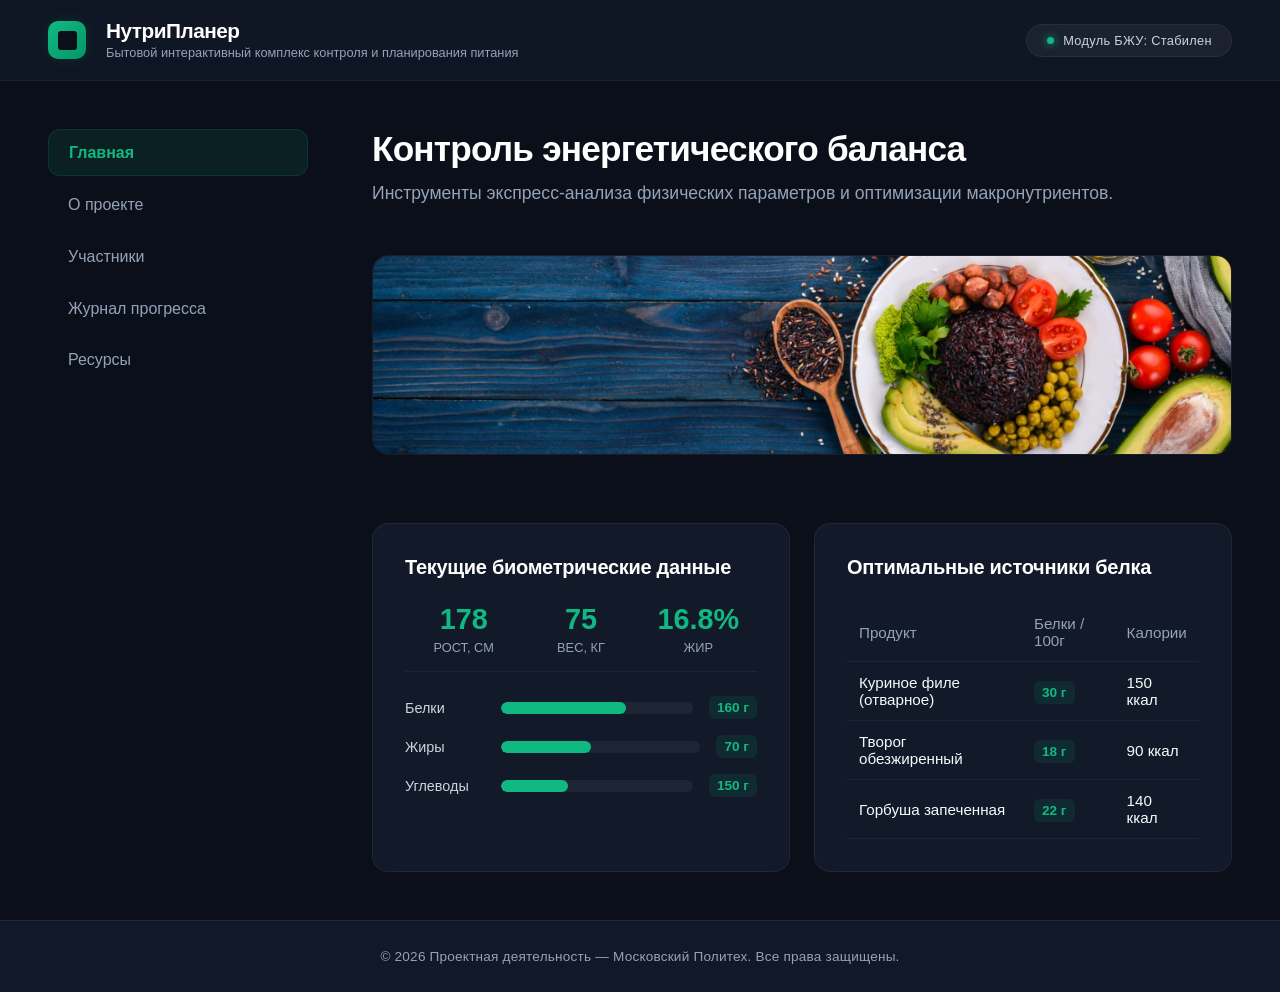
<file: site/index.html>
<!DOCTYPE html>
<html lang="ru">
<head>
    <meta charset="UTF-8">
    <meta name="viewport" content="width=device-width, initial-scale=1.0">
    <title>Дашборд — НутриПланер</title>
    <link rel="stylesheet" href="css/style.css">
    <style>
        .dashboard-grid {
            display: grid;
            grid-template-columns: repeat(auto-fit, minmax(320px, 1fr));
            gap: 1.5rem;
            margin-top: 2rem;
        }
        .metrics-panel {
            background: var(--bg-card);
            border: 1px solid var(--border-color);
            border-radius: 16px;
            padding: 2rem;
            backdrop-filter: blur(12px);
        }
        .metrics-panel h3 {
            color: #fff;
            margin-bottom: 1.5rem;
            font-size: 1.25rem;
            letter-spacing: -0.3px;
        }
        .hero-banner {
            width: 100%;
            height: 200px;
            object-fit: cover;
            border-radius: 16px;
            margin-bottom: 2rem;
            border: 1px solid var(--border-color);
        }
        .user-stats {
            display: flex;
            justify-content: space-between;
            margin-bottom: 1.5rem;
            padding-bottom: 1rem;
            border-bottom: 1px solid rgba(255, 255, 255, 0.05);
        }
        .stat-box {
            text-align: center;
            flex: 1;
        }
        .stat-value {
            font-size: 1.8rem;
            font-weight: 700;
            color: var(--accent-emerald);
        }
        .stat-label {
            font-size: 0.8rem;
            color: var(--text-muted);
            text-transform: uppercase;
            margin-top: 0.25rem;
        }
        .bju-bars {
            display: flex;
            flex-direction: column;
            gap: 1rem;
        }
        .bju-item {
            display: flex;
            align-items: center;
            gap: 1rem;
        }
        .bju-label {
            width: 80px;
            font-size: 0.9rem;
            color: #cbd5e1;
        }
        .progress-track {
            flex: 1;
            height: 12px;
            background: rgba(255, 255, 255, 0.05);
            border-radius: 6px;
            overflow: hidden;
        }
        .progress-fill {
            height: 100%;
            border-radius: 6px;
            background: var(--accent-emerald);
        }
        .food-table {
            width: 100%;
            border-collapse: collapse;
        }
        .food-table th, .food-table td {
            text-align: left;
            padding: 0.75rem;
            border-bottom: 1px solid rgba(255, 255, 255, 0.05);
            font-size: 0.95rem;
        }
        .food-table th {
            color: var(--text-muted);
            font-weight: 500;
        }
        .badge {
            background: rgba(16, 185, 129, 0.1);
            color: var(--accent-emerald);
            padding: 0.25rem 0.5rem;
            border-radius: 6px;
            font-size: 0.85rem;
            font-weight: 600;
        }
    </style>
</head>
<body>

    <header class="main-header">
        <div class="logo">
            <div class="polytech-logo-icon"></div>
            <div class="logo-text">
                <h1>НутриПланер</h1>
                <p>Бытовой интерактивный комплекс контроля и планирования питания</p>
            </div>
        </div>
        <div class="terminal-status">
            <span class="status-dot"></span> Модуль БЖУ: Стабилен
        </div>
    </header>

    <div class="container">
        
        <nav class="side-nav">
            <ul>
                <li><a href="index.html" class="active">Главная</a></li>
                <li><a href="about.html">О проекте</a></li>
                <li><a href="team.html">Участники</a></li>
                <li><a href="journal.html">Журнал прогресса</a></li>
                <li><a href="resources.html">Ресурсы</a></li>
            </ul>
        </nav>

        <main class="content-area">
            <section class="hero-section">
                <h2>Контроль энергетического баланса</h2>
                <p class="subtitle">Инструменты экспресс-анализа физических параметров и оптимизации макронутриентов.</p>
            </section>

            <!-- Фотография здорового рациона на главной -->
            <img src="images/hero-diet.jpg" alt="Здоровое сбалансированное питание" class="hero-banner">

            <div class="dashboard-grid">
                <div class="metrics-panel">
                    <h3>Текущие биометрические данные</h3>
                    <div class="user-stats">
                        <div class="stat-box">
                            <div class="stat-value">178</div>
                            <div class="stat-label">Рост, см</div>
                        </div>
                        <div class="stat-box">
                            <div class="stat-value">75</div>
                            <div class="stat-label">Вес, кг</div>
                        </div>
                        <div class="stat-box">
                            <div class="stat-value">16.8%</div>
                            <div class="stat-label">Жир</div>
                        </div>
                    </div>
                    <div class="bju-bars">
                        <div class="bju-item">
                            <span class="bju-label">Белки</span>
                            <div class="progress-track"><div class="progress-fill" style="width: 65%;"></div></div>
                            <span class="badge">160 г</span>
                        </div>
                        <div class="bju-item">
                            <span class="bju-label">Жиры</span>
                            <div class="progress-track"><div class="progress-fill" style="width: 45%;"></div></div>
                            <span class="badge">70 г</span>
                        </div>
                        <div class="bju-item">
                            <span class="bju-label">Углеводы</span>
                            <div class="progress-track"><div class="progress-fill" style="width: 35%;"></div></div>
                            <span class="badge">150 г</span>
                        </div>
                    </div>
                </div>

                <div class="metrics-panel">
                    <h3>Оптимальные источники белка</h3>
                    <table class="food-table">
                        <thead>
                            <tr>
                                <th>Продукт</th>
                                <th>Белки / 100г</th>
                                <th>Калории</th>
                            </tr>
                        </thead>
                        <tbody>
                            <tr>
                                <td>Куриное филе (отварное)</td>
                                <td><span class="badge">30 г</span></td>
                                <td>150 ккал</td>
                            </tr>
                            <tr>
                                <td>Творог обезжиренный</td>
                                <td><span class="badge">18 г</span></td>
                                <td>90 ккал</td>
                            </tr>
                            <tr>
                                <td>Горбуша запеченная</td>
                                <td><span class="badge">22 г</span></td>
                                <td>140 ккал</td>
                            </tr>
                        </tbody>
                    </table>
                </div>
            </div>
        </main>

    </div>

    <footer class="main-footer">
        <p>© 2026 Проектная деятельность — Московский Политех. Все права защищены.</p>
    </footer>

</body>
</html>
</file>
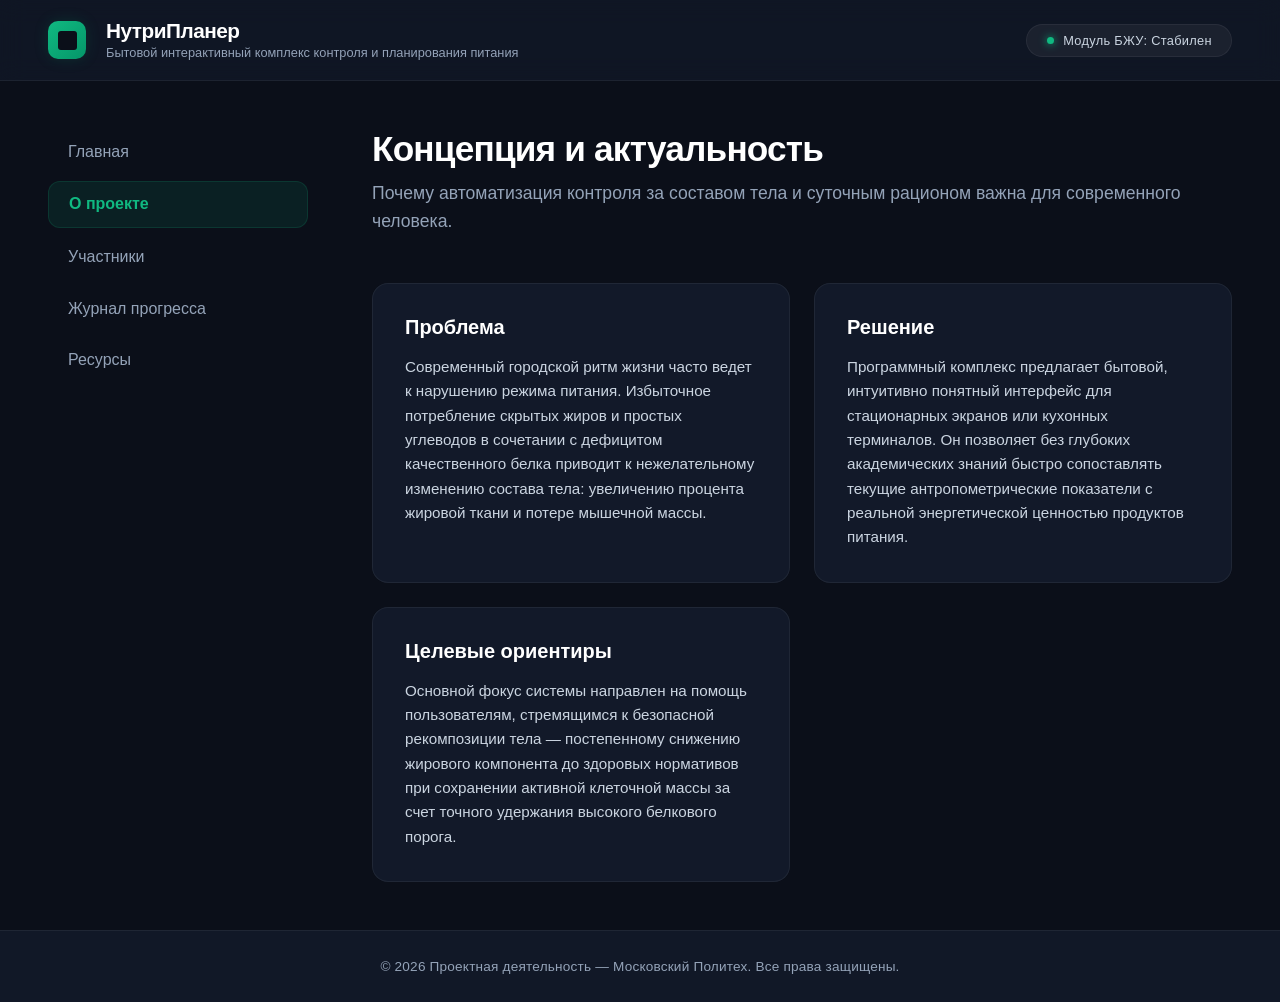
<file: site/about.html>
<!DOCTYPE html>
<html lang="ru">
<head>
    <meta charset="UTF-8">
    <meta name="viewport" content="width=device-width, initial-scale=1.0">
    <title>О проекте — НутриПланер</title>
    <link rel="stylesheet" href="css/style.css">
    <style>
        .about-grid {
            display: grid;
            grid-template-columns: repeat(auto-fit, minmax(280px, 1fr));
            gap: 1.5rem;
            margin-top: 2rem;
        }
        .about-card {
            background: var(--bg-card);
            border: 1px solid var(--border-color);
            border-radius: 16px;
            padding: 2rem;
            backdrop-filter: blur(10px);
        }
        .about-card h3 {
            color: #fff;
            font-size: 1.25rem;
            margin-bottom: 1rem;
        }
        .about-card p {
            color: #cbd5e1;
            font-size: 0.95rem;
            line-height: 1.6;
        }
    </style>
</head>
<body>

    <header class="main-header">
        <div class="logo">
            <div class="polytech-logo-icon"></div>
            <div class="logo-text">
                <h1>НутриПланер</h1>
                <p>Бытовой интерактивный комплекс контроля и планирования питания</p>
            </div>
        </div>
        <div class="terminal-status">
            <span class="status-dot"></span> Модуль БЖУ: Стабилен
        </div>
    </header>

    <div class="container">
        
        <nav class="side-nav">
            <ul>
                <li><a href="index.html">Главная</a></li>
                <li><a href="about.html" class="active">О проекте</a></li>
                <li><a href="team.html">Участники</a></li>
                <li><a href="journal.html">Журнал прогресса</a></li>
                <li><a href="resources.html">Ресурсы</a></li>
            </ul>
        </nav>

        <main class="content-area">
            <section class="hero-section">
                <h2>Концепция и актуальность</h2>
                <p class="subtitle">Почему автоматизация контроля за составом тела и суточным рационом важна для современного человека.</p>
            </section>

            <div class="about-grid">
                <div class="about-card">
                    <h3>Проблема</h3>
                    <p>
                        Современный городской ритм жизни часто ведет к нарушению режима питания. Избыточное потребление скрытых жиров и простых углеводов в сочетании с дефицитом качественного белка приводит к нежелательному изменению состава тела: увеличению процента жировой ткани и потере мышечной массы.
                    </p>
                </div>

                <div class="about-card">
                    <h3>Решение</h3>
                    <p>
                        Программный комплекс предлагает бытовой, интуитивно понятный интерфейс для стационарных экранов или кухонных терминалов. Он позволяет без глубоких академических знаний быстро сопоставлять текущие антропометрические показатели с реальной энергетической ценностью продуктов питания.
                    </p>
                </div>

                <div class="about-card">
                    <h3>Целевые ориентиры</h3>
                    <p>
                        Основной фокус системы направлен на помощь пользователям, стремящимся к безопасной рекомпозиции тела — постепенному снижению жирового компонента до здоровых нормативов при сохранении активной клеточной массы за счет точного удержания высокого белкового порога.
                    </p>
                </div>
            </div>
        </main>

    </div>

    <footer class="main-footer">
        <p>© 2026 Проектная деятельность — Московский Политех. Все права защищены.</p>
    </footer>

</body>
</html>
</file>
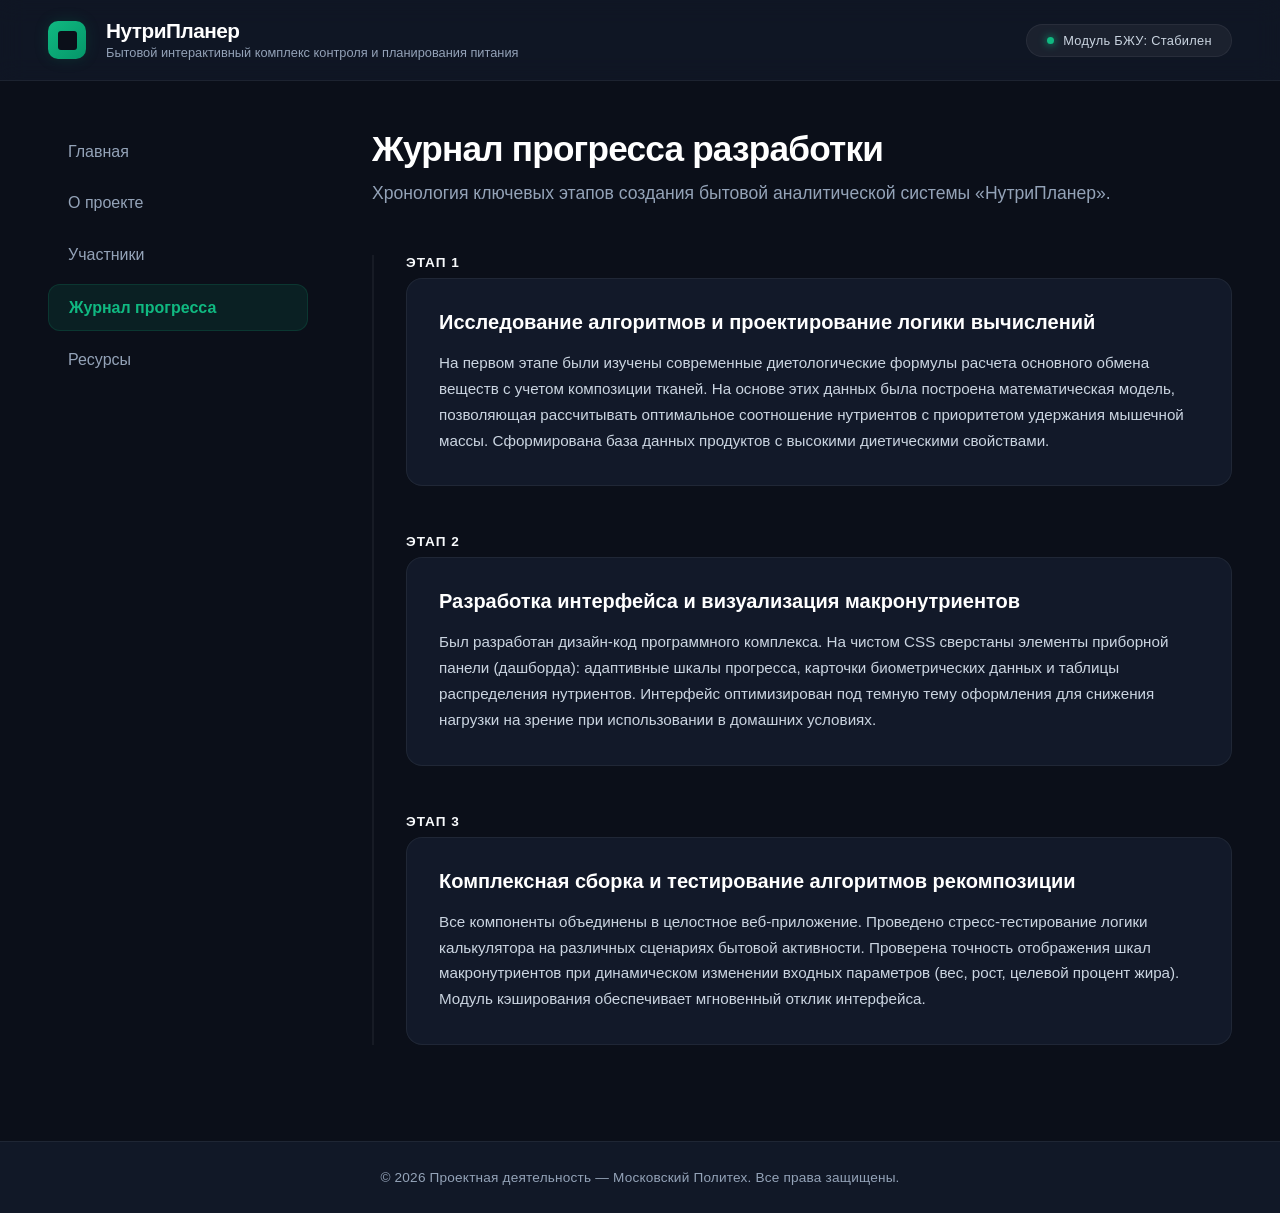
<file: site/journal.html>
<!DOCTYPE html>
<html lang="ru">
<head>
    <meta charset="UTF-8">
    <meta name="viewport" content="width=device-width, initial-scale=1.0">
    <title>Журнал — НутриПланер</title>
    <link rel="stylesheet" href="css/style.css">
    <style>
        .timeline {
            position: relative;
            margin-top: 2rem;
            padding-left: 2rem;
            border-left: 2px solid rgba(255, 255, 255, 0.05);
        }
        .timeline-item {
            position: relative;
            margin-bottom: 3rem;
        }
        .timeline-item::before {
            content: "";
            width: 12px;
            height: 12px;
            background-color: var(--accent-blue);
            border-radius: 50%;
            position: absolute;
            left: calc(-2rem - 7px);
            top: 6px;
            box-shadow: 0 0 10px var(--accent-blue);
        }
        .timeline-date {
            font-size: 0.85rem;
            color: var(--accent-green);
            font-weight: 600;
            margin-bottom: 0.5rem;
            text-transform: uppercase;
            letter-spacing: 1px;
        }
        .timeline-card {
            background: var(--bg-card);
            border: 1px solid var(--border-color);
            border-radius: 16px;
            padding: 2rem;
            backdrop-filter: blur(10px);
        }
        .timeline-card h3 {
            color: #fff;
            margin-bottom: 1rem;
            font-size: 1.25rem;
        }
        .timeline-card p {
            color: #cbd5e1;
            line-height: 1.7;
            font-size: 0.95rem;
        }
    </style>
</head>
<body>

    <header class="main-header">
        <div class="logo">
            <div class="polytech-logo-icon"></div>
            <div class="logo-text">
                <h1>НутриПланер</h1>
                <p>Бытовой интерактивный комплекс контроля и планирования питания</p>
            </div>
        </div>
        <div class="terminal-status">
            <span class="status-dot"></span> Модуль БЖУ: Стабилен
        </div>
    </header>

    <div class="container">
        
        <nav class="side-nav">
            <ul>
                <li><a href="index.html">Главная</a></li>
                <li><a href="about.html">О проекте</a></li>
                <li><a href="team.html">Участники</a></li>
                <li><a href="journal.html" class="active">Журнал прогресса</a></li>
                <li><a href="resources.html">Ресурсы</a></li>
            </ul>
        </nav>

        <main class="content-area">
            <section class="hero-section">
                <h2>Журнал прогресса разработки</h2>
                <p class="subtitle">Хронология ключевых этапов создания бытовой аналитической системы «НутриПланер».</p>
            </section>

            <div class="timeline">
                <div class="timeline-item">
                    <div class="timeline-date">Этап 1</div>
                    <div class="timeline-card">
                        <h3>Исследование алгоритмов и проектирование логики вычислений</h3>
                        <p>
                            На первом этапе были изучены современные диетологические формулы расчета основного обмена веществ с учетом композиции тканей. На основе этих данных была построена математическая модель, позволяющая рассчитывать оптимальное соотношение нутриентов с приоритетом удержания мышечной массы. Сформирована база данных продуктов с высокими диетическими свойствами.
                        </p>
                    </div>
                </div>

                <div class="timeline-item">
                    <div class="timeline-date">Этап 2</div>
                    <div class="timeline-card">
                        <h3>Разработка интерфейса и визуализация макронутриентов</h3>
                        <p>
                            Был разработан дизайн-код программного комплекса. На чистом CSS сверстаны элементы приборной панели (дашборда): адаптивные шкалы прогресса, карточки биометрических данных и таблицы распределения нутриентов. Интерфейс оптимизирован под темную тему оформления для снижения нагрузки на зрение при использовании в домашних условиях.
                        </p>
                    </div>
                </div>

                <div class="timeline-item">
                    <div class="timeline-date">Этап 3</div>
                    <div class="timeline-card">
                        <h3>Комплексная сборка и тестирование алгоритмов рекомпозиции</h3>
                        <p>
                            Все компоненты объединены в целостное веб-приложение. Проведено стресс-тестирование логики калькулятора на различных сценариях бытовой активности. Проверена точность отображения шкал макронутриентов при динамическом изменении входных параметров (вес, рост, целевой процент жира). Модуль кэширования обеспечивает мгновенный отклик интерфейса.
                        </p>
                    </div>
                </div>
            </div>
        </main>

    </div>

    <footer class="main-footer">
        <p>© 2026 Проектная деятельность — Московский Политех. Все права защищены.</p>
    </footer>

</body>
</html>
</file>
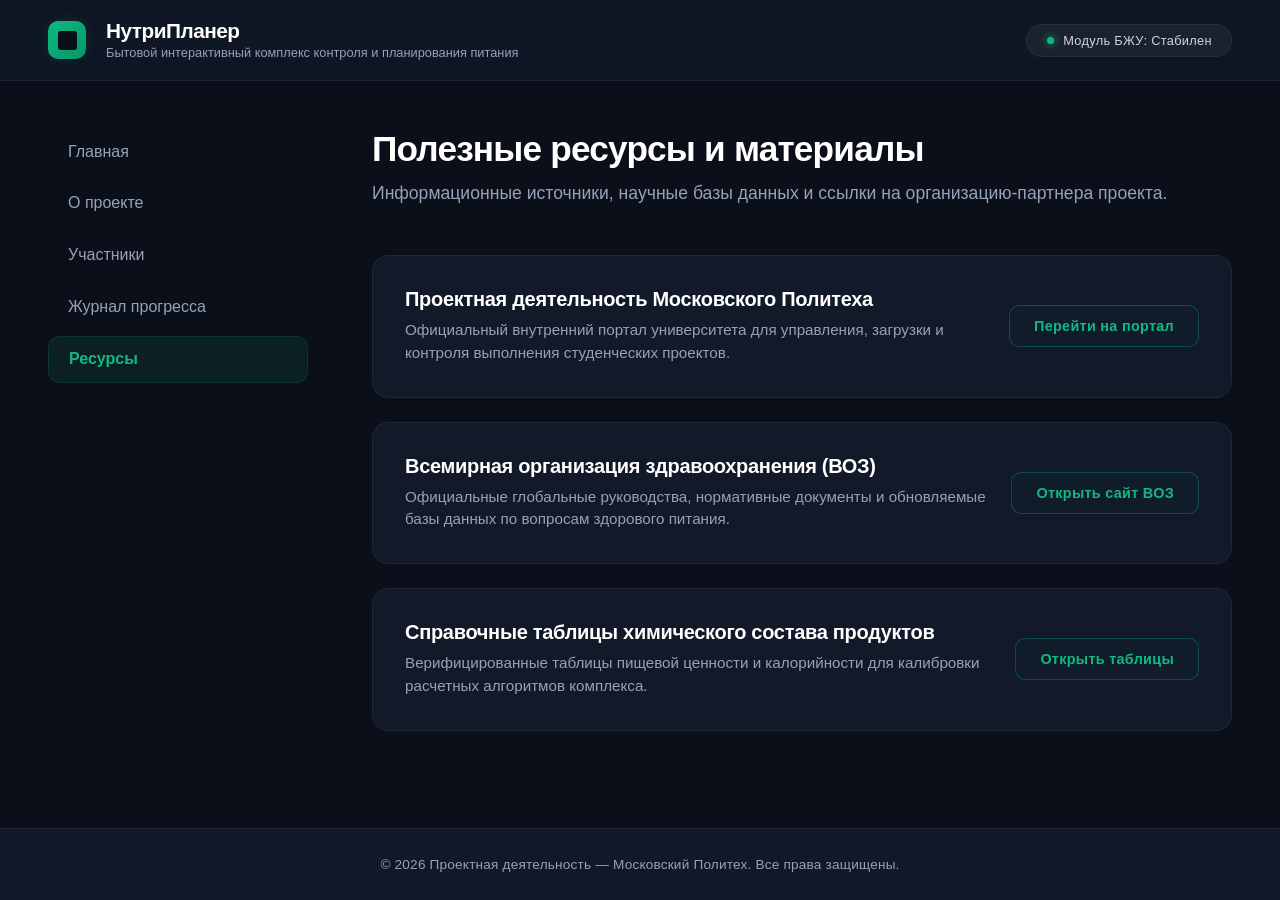
<file: site/resources.html>
<!DOCTYPE html>
<html lang="ru">
<head>
    <meta charset="UTF-8">
    <meta name="viewport" content="width=device-width, initial-scale=1.0">
    <title>Ресурсы — НутриПланер</title>
    <link rel="stylesheet" href="css/style.css">
    <style>
        .resources-list {
            display: flex;
            flex-direction: column;
            gap: 1.5rem;
            margin-top: 2rem;
        }
        .resource-item {
            background: var(--bg-card);
            border: 1px solid var(--border-color);
            border-radius: 16px;
            padding: 2rem;
            display: flex;
            justify-content: space-between;
            align-items: center;
            backdrop-filter: blur(12px);
            transition: all 0.25s ease;
        }
        .resource-item:hover {
            border-color: rgba(16, 185, 129, 0.2);
            box-shadow: 0 4px 20px rgba(16, 185, 129, 0.05);
        }
        .resource-info h3 {
            color: #fff;
            font-size: 1.25rem;
            margin-bottom: 0.5rem;
            letter-spacing: -0.3px;
        }
        .resource-info p {
            color: var(--text-muted);
            font-size: 0.95rem;
            line-height: 1.5;
        }
        .resource-link {
            color: var(--accent-emerald);
            text-decoration: none;
            font-weight: 600;
            font-size: 0.9rem;
            border: 1px solid rgba(16, 185, 129, 0.3);
            padding: 0.75rem 1.5rem;
            border-radius: 10px;
            transition: all 0.2s ease;
            background: rgba(16, 185, 129, 0.02);
            white-space: nowrap;
            letter-spacing: 0.3px;
        }
        .resource-link:hover {
            background: var(--accent-emerald);
            color: #fff;
            box-shadow: 0 0 15px rgba(16, 185, 129, 0.3);
            border-color: var(--accent-emerald);
        }
    </style>
</head>
<body>

    <header class="main-header">
        <div class="logo">
            <div class="polytech-logo-icon"></div>
            <div class="logo-text">
                <h1>НутриПланер</h1>
                <p>Бытовой интерактивный комплекс контроля и планирования питания</p>
            </div>
        </div>
        <div class="terminal-status">
            <span class="status-dot"></span> Модуль БЖУ: Стабилен
        </div>
    </header>

    <div class="container">
        
        <nav class="side-nav">
            <ul>
                <li><a href="index.html">Главная</a></li>
                <li><a href="about.html">О проекте</a></li>
                <li><a href="team.html">Участники</a></li>
                <li><a href="journal.html">Журнал прогресса</a></li>
                <li><a href="resources.html" class="active">Ресурсы</a></li>
            </ul>
        </nav>

        <main class="content-area">
            <section class="hero-section">
                <h2>Полезные ресурсы и материалы</h2>
                <p class="subtitle">Информационные источники, научные базы данных и ссылки на организацию-партнера проекта.</p>
            </section>

            <div class="resources-list">
                <div class="resource-item">
                    <div class="resource-info">
                        <h3>Проектная деятельность Московского Политеха</h3>
                        <p>Официальный внутренний портал университета для управления, загрузки и контроля выполнения студенческих проектов.</p>
                    </div>
                    <a href="https://projects.mospolytech.ru" target="_blank" class="resource-link">Перейти на портал</a>
                </div>

                <div class="resource-item">
                    <div class="resource-info">
                        <h3>Всемирная организация здравоохранения (ВОЗ)</h3>
                        <p>Официальные глобальные руководства, нормативные документы и обновляемые базы данных по вопросам здорового питания.</p>
                    </div>
                    <a href="https://www.who.int/ru" target="_blank" class="resource-link">Открыть сайт ВОЗ</a>
                </div>

                <div class="resource-item">
                    <div class="resource-info">
                        <h3>Справочные таблицы химического состава продуктов</h3>
                        <p>Верифицированные таблицы пищевой ценности и калорийности для калибровки расчетных алгоритмов комплекса.</p>
                    </div>
                    <a href="https://www.chefexpert.ru/himicheskij-sostav-pishhevyh-produktov" target="_blank" class="resource-link">Открыть таблицы</a>
                </div>
            </div>
        </main>

    </div>

    <footer class="main-footer">
        <p>© 2026 Проектная деятельность — Московский Политех. Все права защищены.</p>
    </footer>

</body>
</html>
</file>
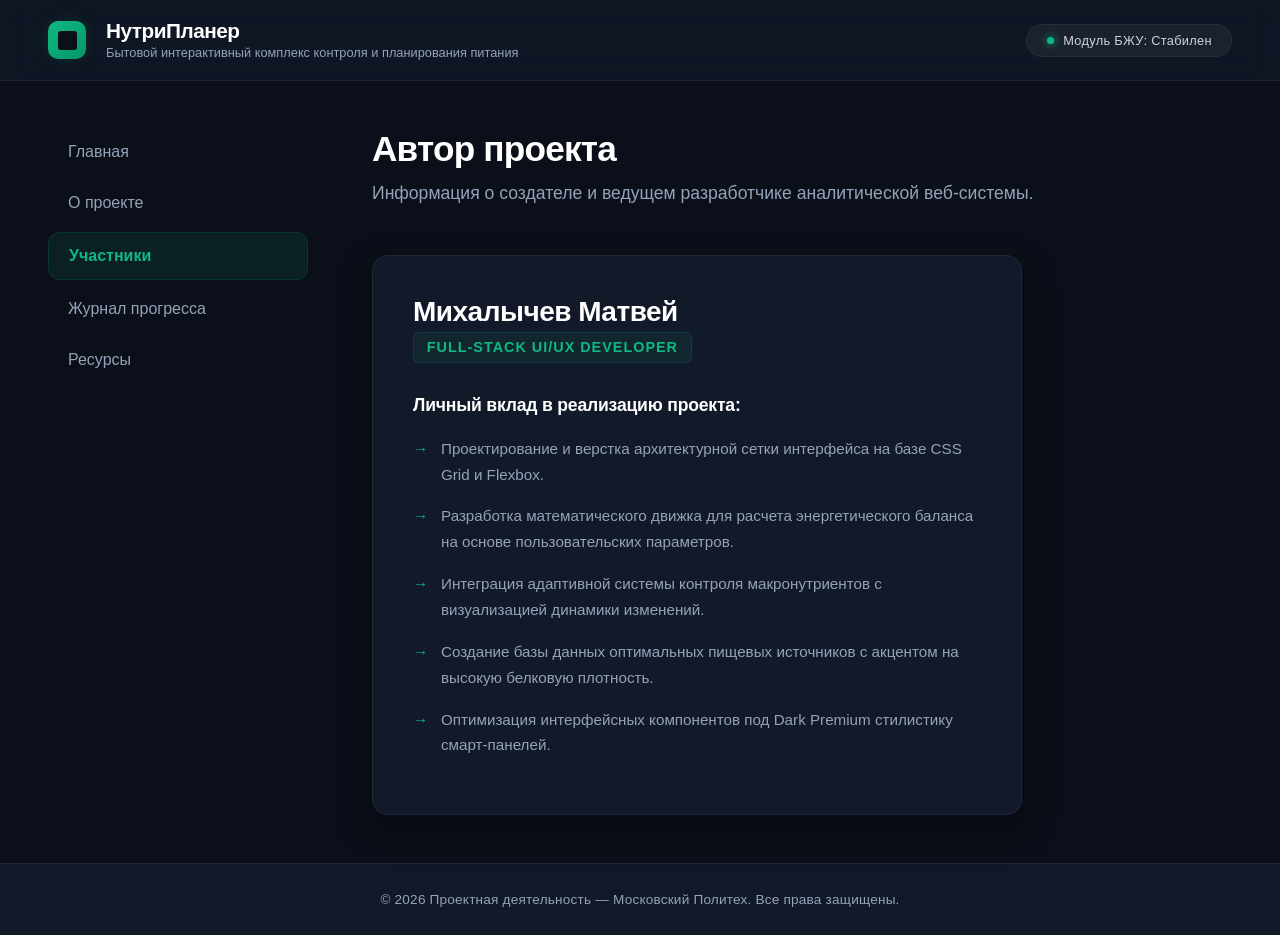
<file: site/team.html>
<!DOCTYPE html>
<html lang="ru">
<head>
    <meta charset="UTF-8">
    <meta name="viewport" content="width=device-width, initial-scale=1.0">
    <title>Разработчик — НутриПланер</title>
    <link rel="stylesheet" href="css/style.css">
    <style>
        .team-grid {
            display: grid;
            grid-template-columns: 1fr;
            max-width: 650px;
            margin-top: 2rem;
        }
        .team-card {
            background: var(--bg-card);
            border: 1px solid var(--border-color);
            border-radius: 16px;
            padding: 2.5rem;
            backdrop-filter: blur(12px);
            box-shadow: 0 15px 35px rgba(0, 0, 0, 0.4);
        }
        .developer-name {
            color: #fff;
            font-size: 1.75rem;
            font-weight: 800;
            letter-spacing: -0.5px;
            margin-bottom: 0.25rem;
        }
        .team-role {
            color: var(--accent-emerald);
            font-size: 0.9rem;
            font-weight: 700;
            text-transform: uppercase;
            letter-spacing: 1px;
            margin-bottom: 2rem;
            display: inline-block;
            background: rgba(16, 185, 129, 0.08);
            padding: 0.4rem 0.8rem;
            border-radius: 6px;
            border: 1px solid rgba(16, 185, 129, 0.15);
        }
        .contributions-title {
            color: #fff;
            font-size: 1.1rem;
            font-weight: 600;
            margin-bottom: 1.25rem;
            letter-spacing: -0.2px;
        }
        .team-contributions {
            list-style: none;
        }
        .team-contributions li {
            color: var(--text-muted);
            font-size: 0.95rem;
            line-height: 1.7;
            margin-bottom: 1rem;
            position: relative;
            padding-left: 1.75rem;
            transition: color 0.2s ease;
        }
        .team-contributions li:hover {
            color: #fff;
        }
        .team-contributions li::before {
            content: "→";
            color: var(--accent-emerald);
            position: absolute;
            left: 0;
            font-weight: 700;
        }
    </style>
</head>
<body>

    <header class="main-header">
        <div class="logo">
            <div class="polytech-logo-icon"></div>
            <div class="logo-text">
                <h1>НутриПланер</h1>
                <p>Бытовой интерактивный комплекс контроля и планирования питания</p>
            </div>
        </div>
        <div class="terminal-status">
            <span class="status-dot"></span> Модуль БЖУ: Стабилен
        </div>
    </header>

    <div class="container">
        
        <nav class="side-nav">
            <ul>
                <li><a href="index.html">Главная</a></li>
                <li><a href="about.html">О проекте</a></li>
                <li><a href="team.html" class="active">Участники</a></li>
                <li><a href="journal.html">Журнал прогресса</a></li>
                <li><a href="resources.html">Ресурсы</a></li>
            </ul>
        </nav>

        <main class="content-area">
            <section class="hero-section">
                <h2>Автор проекта</h2>
                <p class="subtitle">Информация о создателе и ведущем разработчике аналитической веб-системы.</p>
            </section>

            <div class="team-grid">
                <div class="team-card">
                    <div class="developer-name">Михалычев Матвей</div>
                    <div class="team-role">Full-Stack UI/UX Developer</div>
                    
                    <div class="contributions-title">Личный вклад в реализацию проекта:</div>
                    <ul class="team-contributions">
                        <li>Проектирование и верстка архитектурной сетки интерфейса на базе CSS Grid и Flexbox.</li>
                        <li>Разработка математического движка для расчета энергетического баланса на основе пользовательских параметров.</li>
                        <li>Интеграция адаптивной системы контроля макронутриентов с визуализацией динамики изменений.</li>
                        <li>Создание базы данных оптимальных пищевых источников с акцентом на высокую белковую плотность.</li>
                        <li>Оптимизация интерфейсных компонентов под Dark Premium стилистику смарт-панелей.</li>
                    </ul>
                </div>
            </div>
        </main>

    </div>

    <footer class="main-footer">
        <p>© 2026 Проектная деятельность — Московский Политех. Все права защищены.</p>
    </footer>

</body>
</html>
</file>
<file: site/css/style.css>
:root {
    --bg-main: #0b0f19;
    --bg-container: #111827;
    --bg-card: rgba(22, 30, 49, 0.7);
    --border-color: rgba(255, 255, 255, 0.06);
    --text-main: #f8fafc;
    --text-muted: #94a3b8;
    --accent-emerald: #10b981;
    --accent-glow: rgba(16, 185, 129, 0.15);
    --nav-hover: rgba(255, 255, 255, 0.04);
}

* {
    margin: 0;
    padding: 0;
    box-sizing: border-box;
    font-family: -apple-system, BlinkMacSystemFont, "SF Pro Display", "Segoe UI", Roboto, sans-serif;
}

body {
    background-color: var(--bg-main);
    color: var(--text-main);
    min-height: 100vh;
    display: flex;
    flex-direction: column;
    overflow-x: hidden;
}

.main-header {
    background: rgba(17, 24, 39, 0.8);
    backdrop-filter: blur(12px);
    border-bottom: 1px solid var(--border-color);
    padding: 1.25rem 3rem;
    display: flex;
    justify-content: space-between;
    align-items: center;
    position: sticky;
    top: 0;
    z-index: 100;
}

.logo {
    display: flex;
    align-items: center;
    gap: 1.25rem;
}

.polytech-logo-icon {
    width: 38px;
    height: 38px;
    background: linear-gradient(135deg, #10b981, #059669);
    border-radius: 10px;
    position: relative;
    box-shadow: 0 0 15px var(--accent-glow);
}

.polytech-logo-icon::before {
    content: "";
    position: absolute;
    top: 25%;
    left: 25%;
    width: 50%;
    height: 50%;
    background-color: var(--bg-main);
    border-radius: 3px;
}

.logo-text h1 {
    font-size: 1.3rem;
    font-weight: 700;
    color: #fff;
    letter-spacing: -0.5px;
    line-height: 1.1;
}

.logo-text p {
    font-size: 0.8rem;
    color: var(--text-muted);
    margin-top: 0.15rem;
}

.terminal-status {
    font-size: 0.8rem;
    color: #cbd5e1;
    background: rgba(255, 255, 255, 0.05);
    border: 1px solid var(--border-color);
    padding: 0.5rem 1.2rem;
    border-radius: 30px;
    display: flex;
    align-items: center;
    gap: 0.6rem;
    font-weight: 500;
    letter-spacing: 0.3px;
}

.status-dot {
    width: 7px;
    height: 7px;
    background-color: var(--accent-emerald);
    border-radius: 50%;
    box-shadow: 0 0 8px var(--accent-emerald);
}

.container {
    max-width: 1300px;
    width: 100%;
    margin: 3rem auto;
    padding: 0 3rem;
    flex: 1;
    display: grid;
    grid-template-columns: 260px 1fr;
    gap: 4rem;
}

.side-nav ul {
    list-style: none;
    display: flex;
    flex-direction: column;
    gap: 0.4rem;
}

.side-nav a {
    display: block;
    color: var(--text-muted);
    text-decoration: none;
    padding: 0.85rem 1.25rem;
    border-radius: 12px;
    font-size: 1rem;
    font-weight: 500;
    transition: all 0.2s cubic-bezier(0.4, 0, 0.2, 1);
}

.side-nav a:hover {
    background: var(--nav-hover);
    color: #fff;
}

.side-nav a.active {
    background: rgba(16, 185, 129, 0.1);
    color: var(--accent-emerald);
    border: 1px solid rgba(16, 185, 129, 0.15);
    font-weight: 600;
}

.content-area {
    min-width: 0;
}

.hero-section {
    margin-bottom: 3rem;
}

.hero-section h2 {
    font-size: 2.2rem;
    font-weight: 800;
    color: #fff;
    letter-spacing: -0.8px;
    margin-bottom: 0.6rem;
}

.subtitle {
    font-size: 1.1rem;
    color: var(--text-muted);
    line-height: 1.6;
    font-weight: 400;
}

.main-footer {
    background: var(--bg-container);
    border-top: 1px solid var(--border-color);
    padding: 1.75rem 3rem;
    text-align: center;
    margin-top: auto;
}

.main-footer p {
    font-size: 0.85rem;
    color: var(--text-muted);
    letter-spacing: 0.2px;
}

@media (max-width: 992px) {
    .container {
        grid-template-columns: 1fr;
        gap: 2rem;
        padding: 0 1.5rem;
        margin: 1.5rem auto;
    }
    .main-header {
        padding: 1.25rem 1.5rem;
    }
}
</file>
